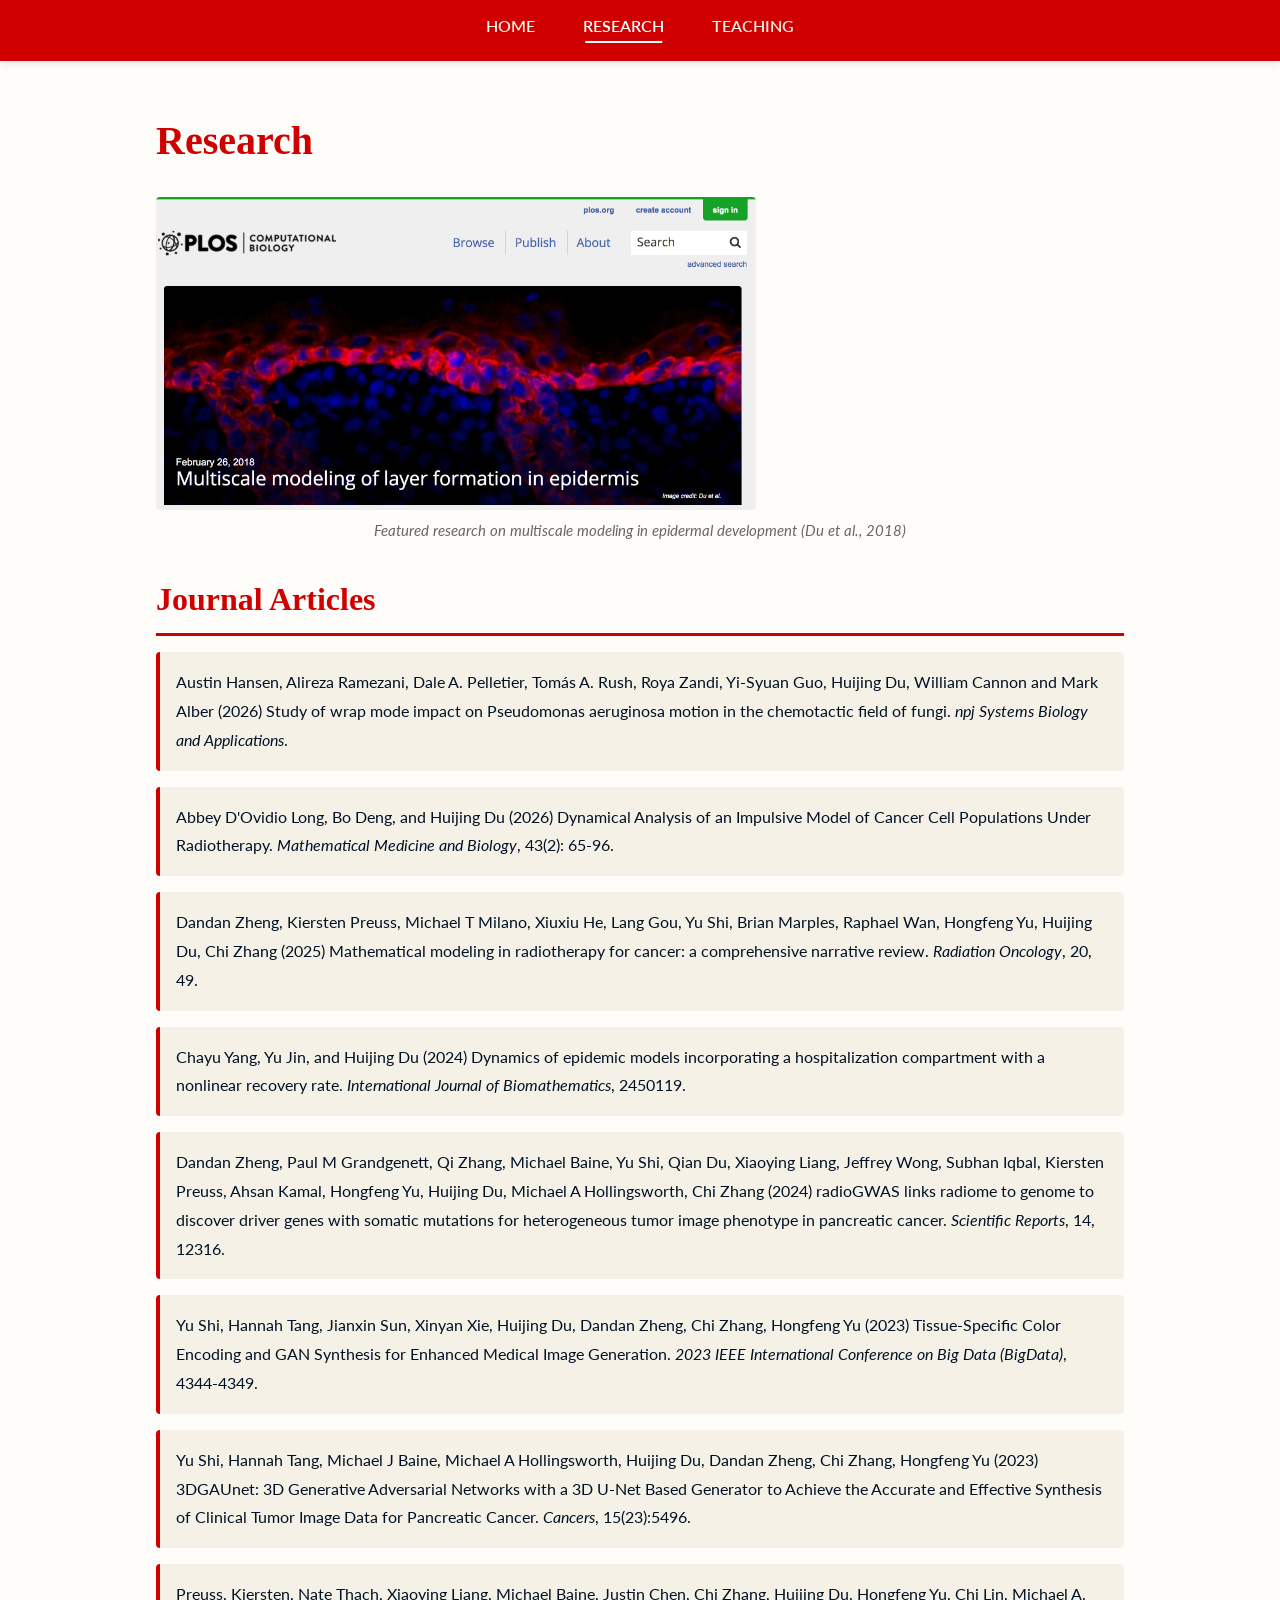
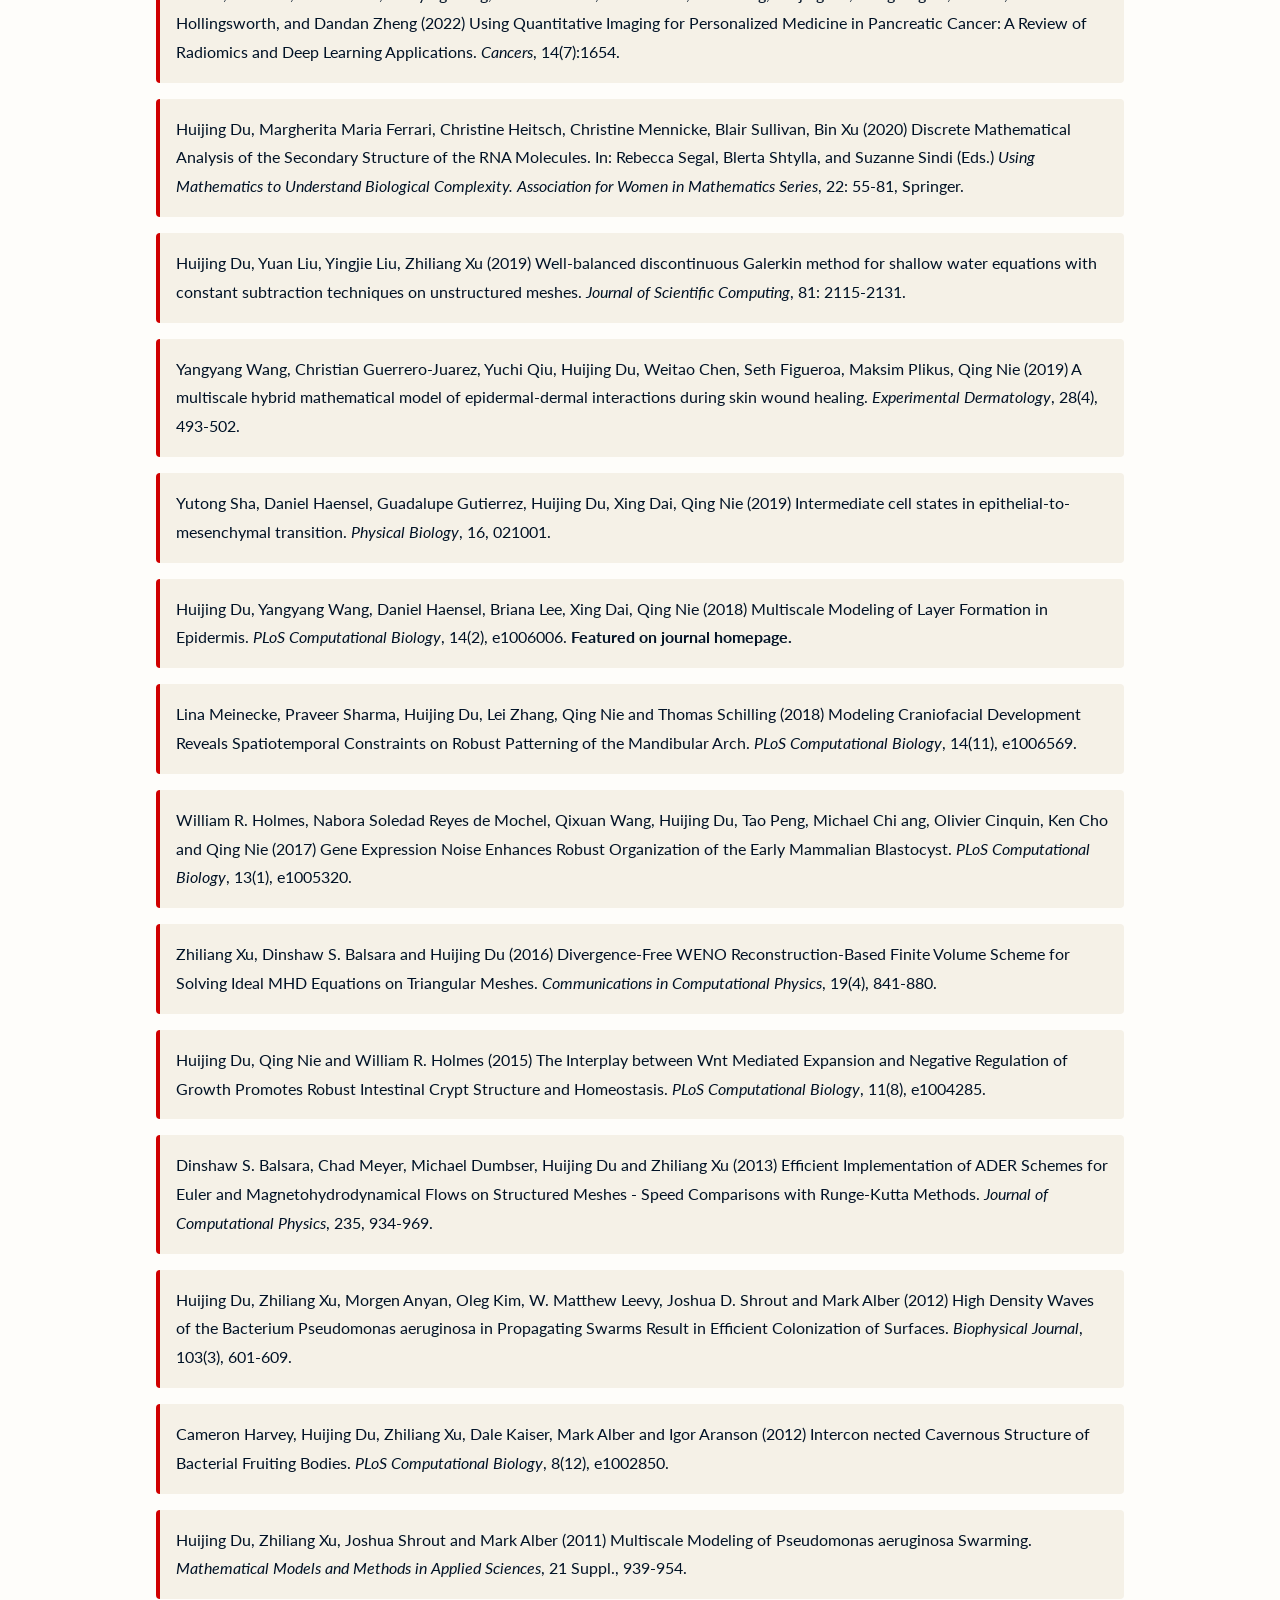
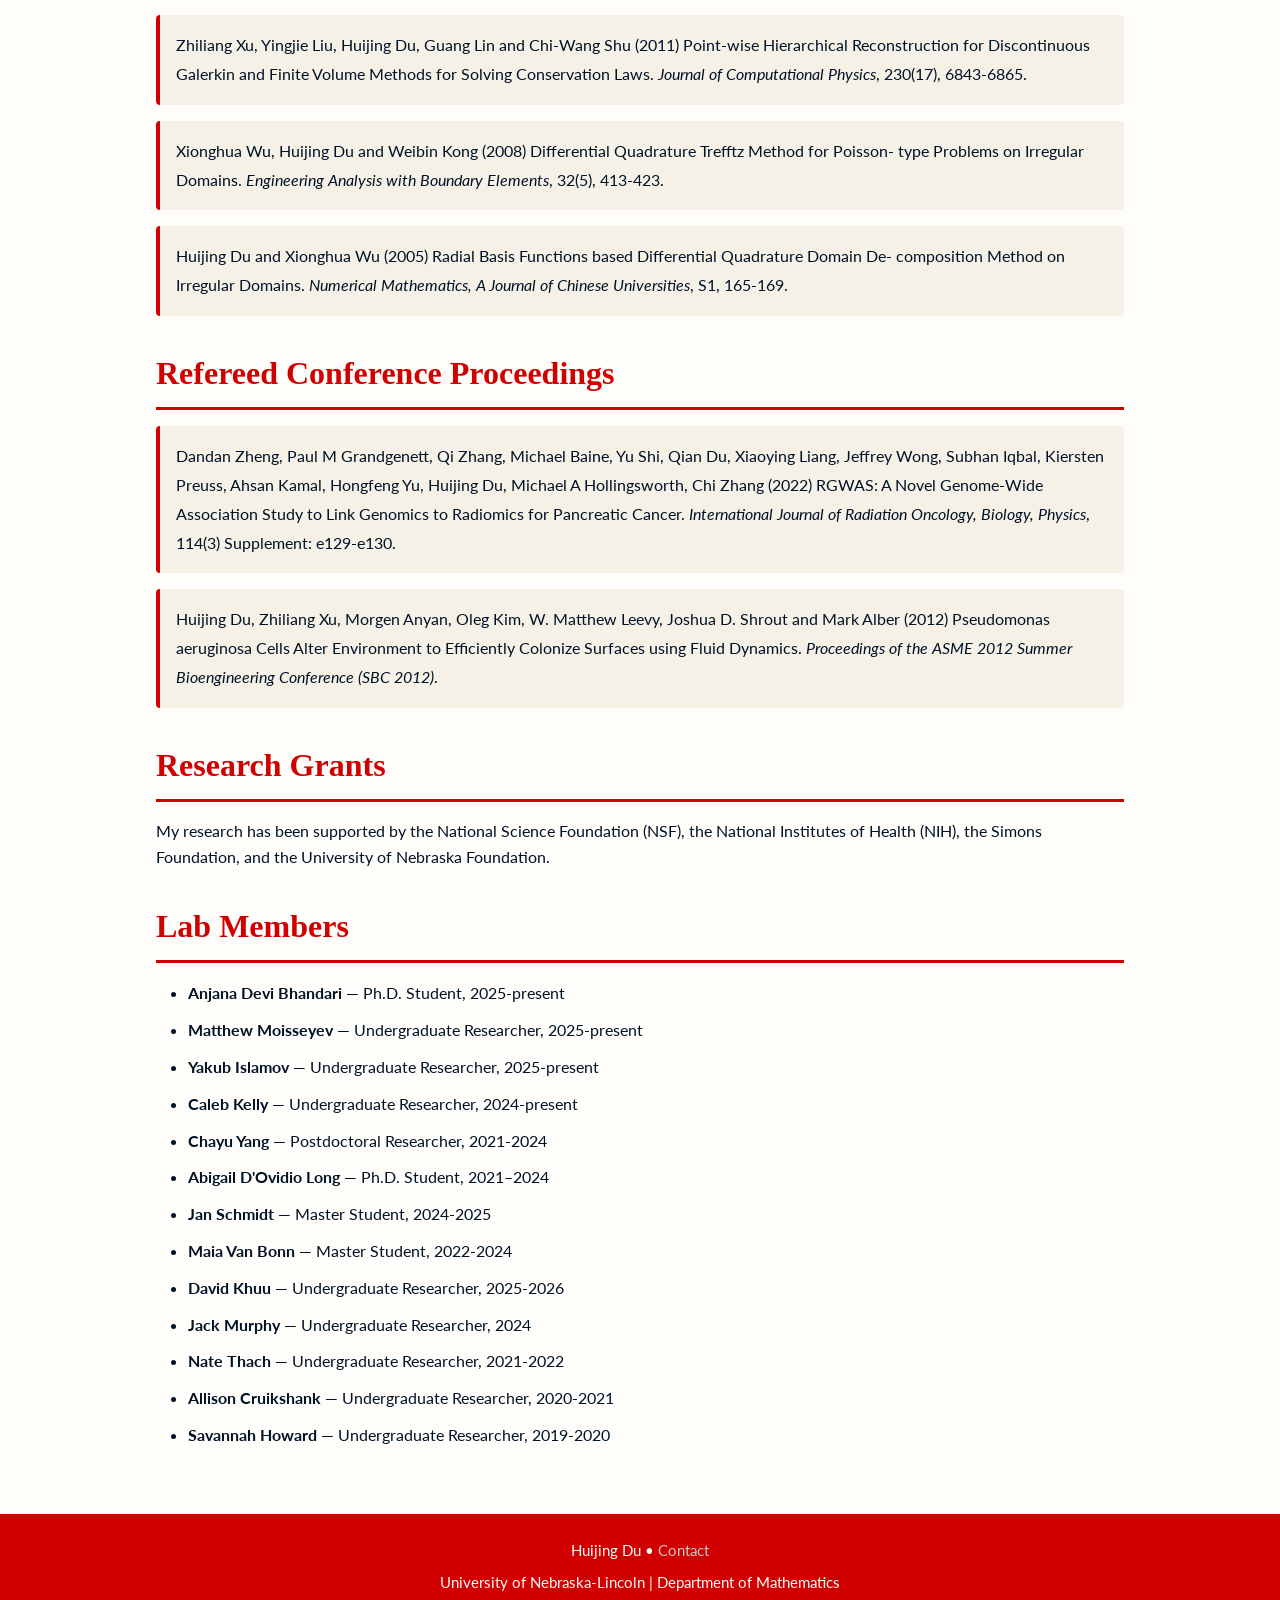
<file: research.html>
<!DOCTYPE html>
<html lang="en">
<head>
    <meta charset="utf-8">
    <meta name="viewport" content="width=device-width, initial-scale=1.0">
    <meta http-equiv="X-UA-Compatible" content="IE=edge">
    <meta name="robots" content="index, follow">
    <meta name="description" content="Research publications and work of Huijing Du, including computational biology, mathematical modeling, and cancer research.">
    <meta property="og:title" content="Research | Huijing Du">
    
    <link rel="canonical" href="https://huijingdu.github.io/research.html">
    <link rel="icon" type="image/png" href="https://unlcms.unl.edu/wdn/templates_4.1/includes/icons/favicon-32x32.png" sizes="32x32">
    <link href="https://fonts.googleapis.com/css2?family=Lato:wght@400;600;700&family=Crimson+Text:wght@400;600&display=swap" rel="stylesheet">
    <link href="css/main.css" rel="stylesheet" type="text/css">
    
    <title>Research | Huijing Du | Mathematics | UNL</title>
</head>

<body>
    <header class="header">
        <nav class="site-navigation" role="navigation" aria-label="Main navigation">
            <ul>
                <li><a href="index.html" class="nav-link">HOME</a></li>
                <li><a href="research.html" class="nav-link active">RESEARCH</a></li>
                <li><a href="teaching.html" class="nav-link">TEACHING</a></li>
            </ul>
        </nav>
    </header>

    <main class="content">
        <div class="container">
            <h1>Research</h1>

            <section class="research-overview">
                <figure>
                    <img src="picture/2018_plos.png" width="600" height="312" alt="PLoS Computational Biology research visualization">
                    <figcaption>Featured research on multiscale modeling in epidermal development (Du et al., 2018)</figcaption>
                </figure>
            </section>

            <section class="publications">
                <h2>Journal Articles</h2>
                <ul class="publications-list">

<li>Austin Hansen, Alireza Ramezani, Dale A. Pelletier, Tomás A. Rush, Roya Zandi, Yi-Syuan Guo, Huijing Du, William Cannon and Mark Alber (2026) Study of wrap mode impact on Pseudomonas aeruginosa motion in the chemotactic field of fungi.
<i>npj Systems Biology and Applications</i>.
</li>

<li>Abbey D'Ovidio Long, Bo Deng, and Huijing Du (2026) Dynamical Analysis of an Impulsive Model of Cancer Cell Populations Under Radiotherapy.
<i>Mathematical Medicine and Biology</i>, 43(2): 65-96.
</li>

<li>Dandan Zheng, Kiersten Preuss, Michael T Milano, Xiuxiu He, Lang Gou, Yu Shi, Brian Marples, Raphael Wan, Hongfeng Yu, Huijing Du, Chi Zhang (2025) Mathematical modeling in radiotherapy for cancer: a comprehensive narrative review.
<i>Radiation Oncology</i>, 20, 49.
</li>

<li>Chayu Yang, Yu Jin, and Huijing Du (2024)
Dynamics of epidemic models incorporating a hospitalization compartment with a nonlinear recovery rate.
<i>International Journal of Biomathematics</i>, 2450119.
</li>

<li>Dandan Zheng, Paul M Grandgenett, Qi Zhang, Michael Baine, Yu Shi, Qian Du, Xiaoying Liang, Jeffrey Wong, Subhan Iqbal, Kiersten Preuss, Ahsan Kamal, Hongfeng Yu, Huijing Du, Michael A Hollingsworth, Chi Zhang (2024) radioGWAS links radiome to genome to discover driver genes with somatic mutations for heterogeneous tumor image phenotype in pancreatic cancer.
<i>Scientific Reports</i>, 14, 12316.
</li>

<li>Yu Shi, Hannah Tang, Jianxin Sun, Xinyan Xie, Huijing Du, Dandan Zheng, Chi Zhang, Hongfeng Yu (2023)
Tissue-Specific Color Encoding and GAN Synthesis for Enhanced Medical Image Generation.
<i>2023 IEEE International Conference on Big Data (BigData)</i>, 4344-4349.
</li>

<li>Yu Shi, Hannah Tang, Michael J Baine, Michael A Hollingsworth, Huijing Du, Dandan Zheng, Chi Zhang, Hongfeng Yu (2023)
3DGAUnet: 3D Generative Adversarial Networks with a 3D U-Net Based Generator to Achieve the Accurate and Effective Synthesis of Clinical Tumor Image Data for Pancreatic Cancer.
<i>Cancers</i>, 15(23):5496.
</li>

<li>Preuss, Kiersten, Nate Thach, Xiaoying Liang, Michael Baine, Justin Chen, Chi Zhang, Huijing Du, Hongfeng Yu, Chi Lin, Michael A. Hollingsworth, and Dandan Zheng (2022)
Using Quantitative Imaging for Personalized Medicine in Pancreatic Cancer: A Review of Radiomics and Deep Learning Applications.
<i>Cancers</i>, 14(7):1654.
</li>

<li>Huijing Du, Margherita Maria Ferrari, Christine Heitsch, Christine Mennicke, Blair Sullivan, Bin Xu (2020)
Discrete Mathematical Analysis of the Secondary Structure of the RNA Molecules.
In: Rebecca Segal, Blerta Shtylla, and Suzanne Sindi (Eds.) <i>Using Mathematics to Understand Biological Complexity. Association for Women in Mathematics Series</i>, 22: 55-81, Springer.
</li>

<li> Huijing Du, Yuan Liu, Yingjie Liu, Zhiliang Xu (2019) Well-balanced discontinuous Galerkin method for shallow water equations with constant subtraction techniques on unstructured meshes.
<i>Journal of Scientific Computing</i>, 81: 2115-2131. 
</li>

<li> Yangyang Wang, Christian Guerrero-Juarez, Yuchi Qiu, Huijing Du, Weitao Chen, Seth Figueroa, Maksim Plikus, Qing Nie (2019) A multiscale hybrid mathematical model of epidermal-dermal interactions during skin wound healing. <i>Experimental Dermatology</i>, 28(4), 493-502.
</li>

<li> Yutong Sha, Daniel Haensel, Guadalupe Gutierrez, Huijing Du, Xing Dai, Qing Nie (2019) Intermediate cell states in epithelial-to-mesenchymal transition. <i>Physical Biology</i>, 16, 021001.
</li>

<li> Huijing Du, Yangyang Wang, Daniel Haensel, Briana Lee, Xing Dai, Qing Nie (2018) Multiscale Modeling of
Layer Formation in Epidermis. <i>PLoS Computational Biology</i>, 14(2), e1006006. <b>Featured on journal homepage.</b>
</li>

<li> Lina Meinecke, Praveer Sharma, Huijing Du, Lei Zhang, Qing Nie and Thomas Schilling (2018) Modeling Craniofacial Development Reveals Spatiotemporal Constraints on Robust Patterning of the Mandibular Arch. <i>PLoS Computational Biology</i>, 14(11), e1006569.
</li>

<li> William R. Holmes, Nabora Soledad Reyes de Mochel, Qixuan Wang, Huijing Du, Tao Peng, Michael Chi
ang, Olivier Cinquin, Ken Cho and Qing Nie (2017) Gene Expression Noise Enhances Robust Organization of
the Early Mammalian Blastocyst. <i>PLoS Computational Biology</i>, 13(1), e1005320.
</li>

<li> Zhiliang Xu, Dinshaw S. Balsara and Huijing Du (2016) Divergence-Free WENO Reconstruction-Based
Finite Volume Scheme for Solving Ideal MHD Equations on Triangular Meshes. <i>Communications in Computational Physics</i>, 19(4), 841-880.
</li>

<li> Huijing Du, Qing Nie and William R. Holmes (2015) The Interplay between Wnt Mediated Expansion
and Negative Regulation of Growth Promotes Robust Intestinal Crypt Structure and Homeostasis. <i>PLoS
Computational Biology</i>, 11(8), e1004285.
</li>

<li> Dinshaw S. Balsara, Chad Meyer, Michael Dumbser, Huijing Du and Zhiliang Xu (2013) Efficient Implementation of ADER Schemes for Euler and Magnetohydrodynamical Flows on Structured Meshes -
Speed Comparisons with Runge-Kutta Methods. <i>Journal of Computational Physics</i>, 235, 934-969.
</li>

<li> Huijing Du, Zhiliang Xu, Morgen Anyan, Oleg Kim, W. Matthew Leevy, Joshua D. Shrout and Mark
Alber (2012) High Density Waves of the Bacterium Pseudomonas aeruginosa in Propagating Swarms Result
in Efficient Colonization of Surfaces. <i>Biophysical Journal</i>, 103(3), 601-609.
</li>

<li> Cameron Harvey, Huijing Du, Zhiliang Xu, Dale Kaiser, Mark Alber and Igor Aranson (2012) Intercon
nected Cavernous Structure of Bacterial Fruiting Bodies. <i>PLoS Computational Biology</i>, 8(12), e1002850.
</li>

<li> Huijing Du, Zhiliang Xu, Joshua Shrout and Mark Alber (2011) Multiscale Modeling of Pseudomonas
aeruginosa Swarming. <i>Mathematical Models and Methods in Applied Sciences</i>, 21 Suppl., 939-954.
</li>

<li> Zhiliang Xu, Yingjie Liu, Huijing Du, Guang Lin and Chi-Wang Shu (2011) Point-wise Hierarchical Reconstruction for Discontinuous Galerkin and Finite Volume Methods for Solving Conservation Laws. <i>Journal
of Computational Physics</i>, 230(17), 6843-6865.
</li>

<li> Xionghua Wu, Huijing Du and Weibin Kong (2008) Differential Quadrature Trefftz Method for Poisson-
type Problems on Irregular Domains. <i>Engineering Analysis with Boundary Elements</i>, 32(5), 413-423.
</li>

<li> Huijing Du and Xionghua Wu (2005) Radial Basis Functions based Differential Quadrature Domain De-
composition Method on Irregular Domains. <i>Numerical Mathematics, A Journal of Chinese Universities</i>, S1,
165-169.
</li>

                </ul>
            </section>

            <section class="conference-proceedings">
                <h2>Refereed Conference Proceedings</h2>
                <ul class="publications-list">

<li>Dandan Zheng, Paul M Grandgenett, Qi Zhang, Michael Baine, Yu Shi, Qian Du, Xiaoying Liang, Jeffrey Wong, Subhan Iqbal, Kiersten Preuss, Ahsan Kamal, Hongfeng Yu, Huijing Du, Michael A Hollingsworth, Chi Zhang (2022)
RGWAS: A Novel Genome-Wide Association Study to Link Genomics to Radiomics for Pancreatic Cancer.
<i>International Journal of Radiation Oncology, Biology, Physics</i>, 114(3) Supplement: e129-e130.
</li>

<li> Huijing Du, Zhiliang Xu, Morgen Anyan, Oleg Kim, W. Matthew Leevy, Joshua D. Shrout and Mark Alber
(2012) Pseudomonas aeruginosa Cells Alter Environment to Efficiently Colonize Surfaces using Fluid Dynamics. 
<i>Proceedings of the ASME 2012 Summer Bioengineering Conference (SBC 2012)</i>.
</li>

                </ul>
            </section>

<section class="research-grants"> 
    <h2>Research Grants</h2>
    My research has been supported by the National Science Foundation (NSF), the National Institutes of Health (NIH), the Simons Foundation, and the University of Nebraska Foundation.
</section>



<section class="lab-members"> 
    <h2>Lab Members</h2>
    <ul>
  <li>
    <strong>Anjana Devi Bhandari</strong> — Ph.D. Student, 2025-present
  </li>
  <li>
    <strong>Matthew Moisseyev</strong> — Undergraduate Researcher, 2025-present
  </li>
  <li>
    <strong>Yakub Islamov</strong> — Undergraduate Researcher, 2025-present
  </li>
  <li>
    <strong>Caleb Kelly</strong> — Undergraduate Researcher, 2024-present
  </li>
  <li>
    <strong>Chayu Yang</strong> — Postdoctoral Researcher, 2021-2024
  </li>
  <li>
    <strong>Abigail D'Ovidio Long</strong> — Ph.D. Student, 2021–2024
  </li>
  <li>
    <strong>Jan Schmidt</strong> — Master Student, 2024-2025
  </li>
    <li>
    <strong>Maia Van Bonn</strong> — Master Student, 2022-2024
  </li>
  <li>
    <strong>David Khuu</strong> — Undergraduate Researcher, 2025-2026
  </li>
  <li>
    <strong>Jack Murphy</strong> — Undergraduate Researcher, 2024
  </li>
  <li>
    <strong>Nate Thach</strong> — Undergraduate Researcher, 2021-2022
  </li>
  <li>
    <strong>Allison Cruikshank</strong> — Undergraduate Researcher, 2020-2021
  </li>
  <li>
    <strong>Savannah Howard</strong> — Undergraduate Researcher, 2019-2020
  </li>
</ul>
</section>

        </div>
    </main>

    <footer>
        <div class="container">
            <p>Huijing Du • <a href="mailto:hdu5@unl.edu">Contact</a></p>
            <p>University of Nebraska-Lincoln | Department of Mathematics</p>
        </div>
    </footer>
</body>
</html>
</file>
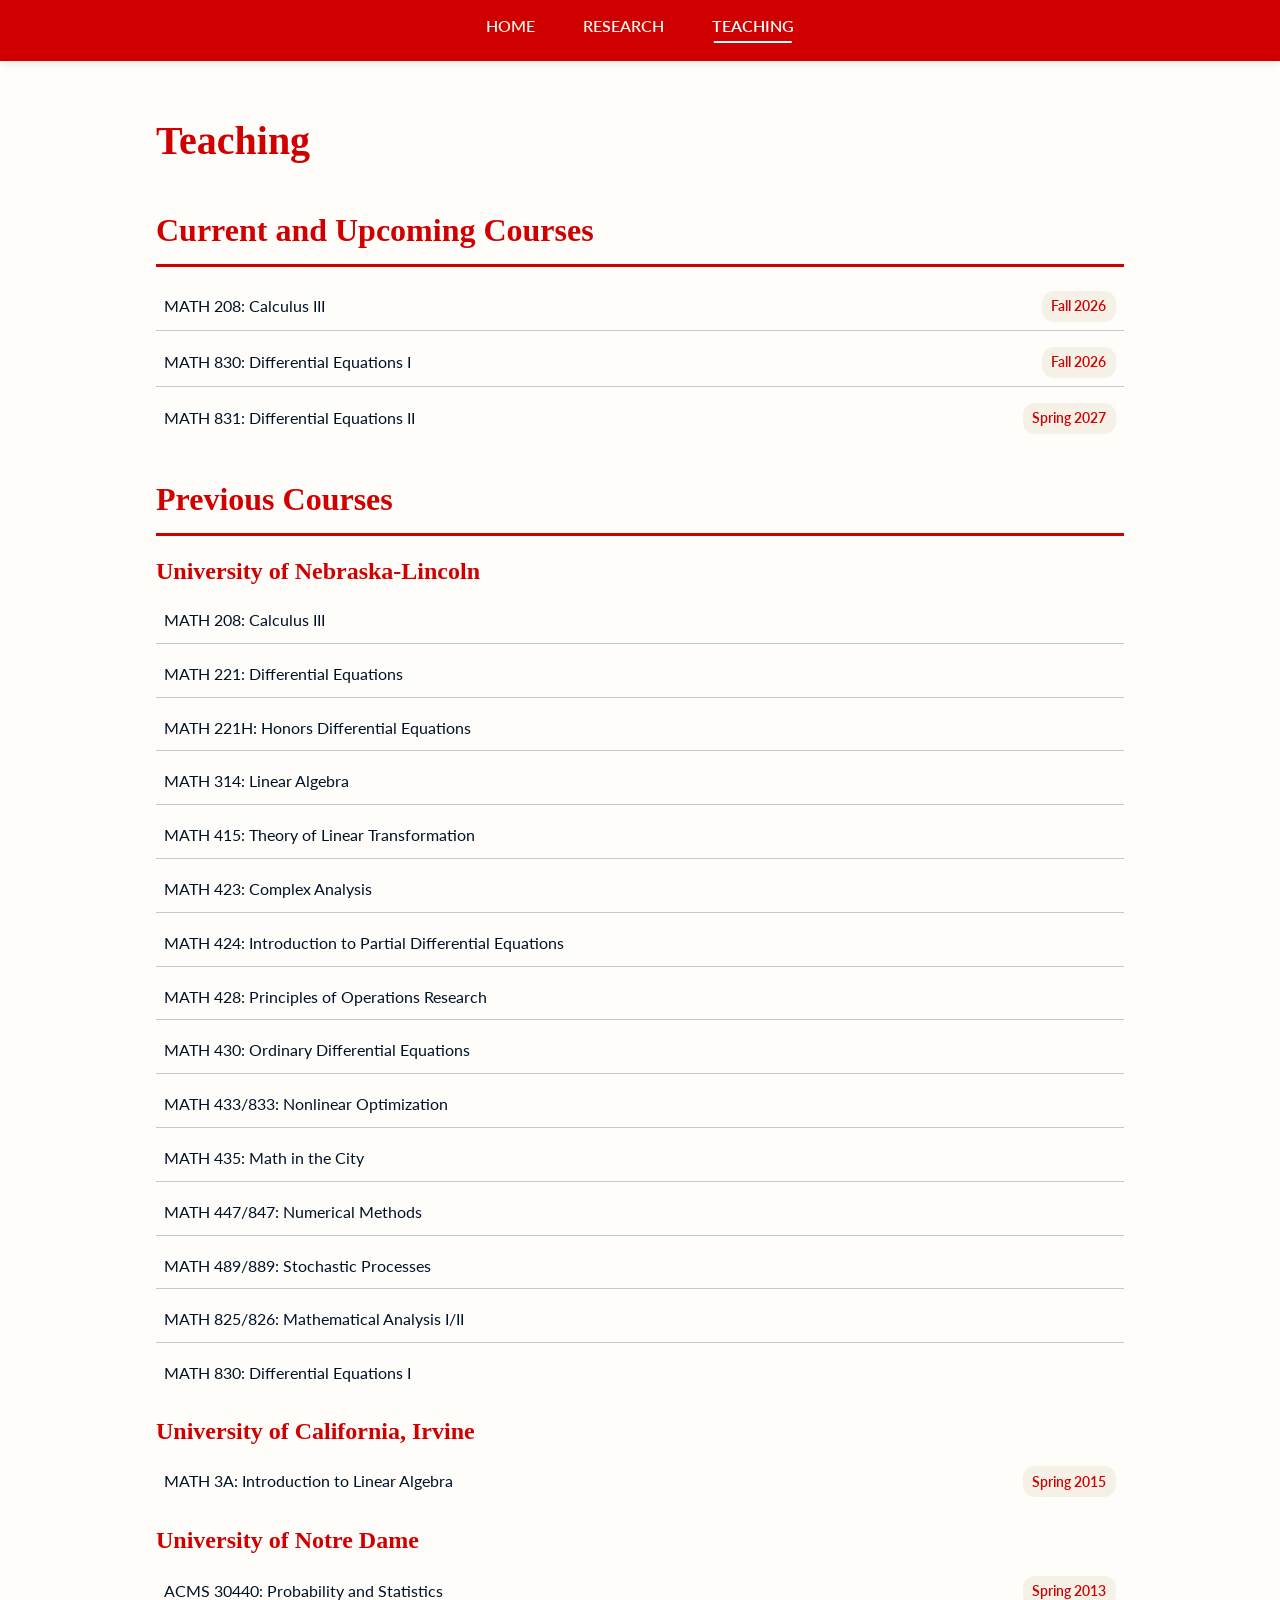
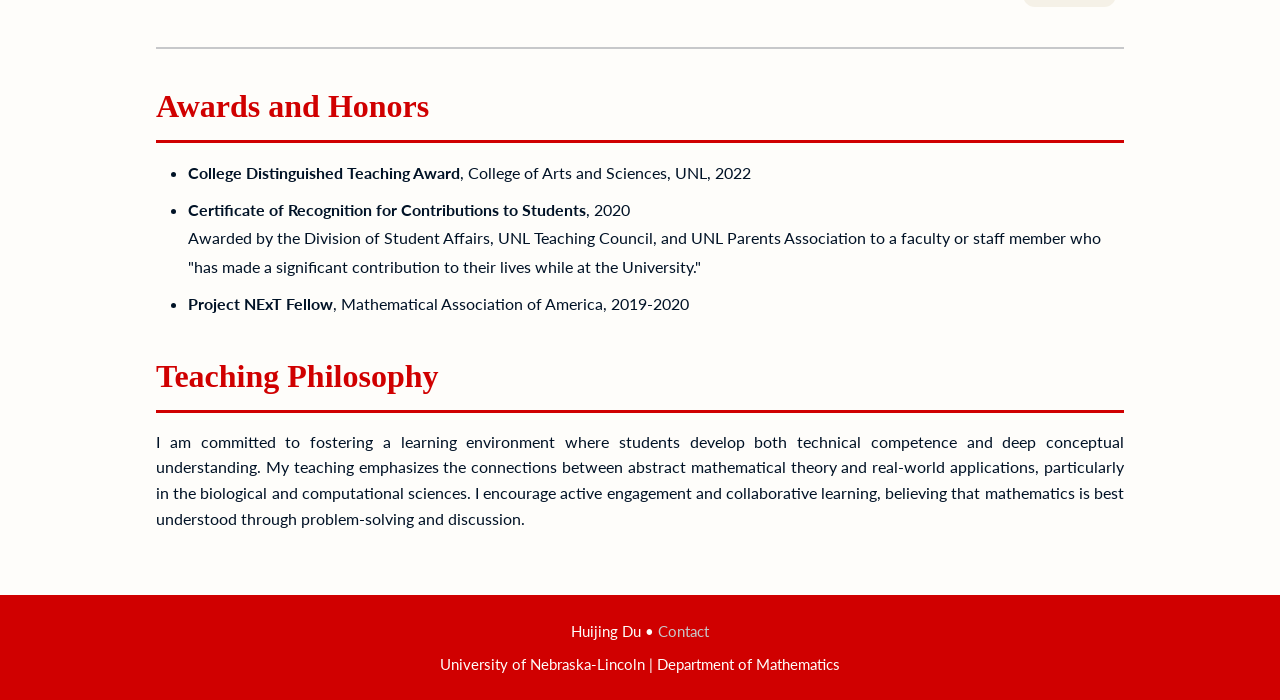
<file: teaching.html>
<!DOCTYPE html>
<html lang="en">
<head>
    <meta charset="utf-8">
    <meta name="viewport" content="width=device-width, initial-scale=1.0">
    <meta http-equiv="X-UA-Compatible" content="IE=edge">
    <meta name="robots" content="index, follow">
    <meta name="description" content="Teaching experience and courses taught by Huijing Du at University of Nebraska-Lincoln.">
    <meta property="og:title" content="Teaching | Huijing Du">
    
    <link rel="canonical" href="https://huijingdu.github.io/teaching.html">
    <link rel="icon" type="image/png" href="https://unlcms.unl.edu/wdn/templates_4.1/includes/icons/favicon-32x32.png" sizes="32x32">
    <link href="https://fonts.googleapis.com/css2?family=Lato:wght@400;600;700&family=Crimson+Text:wght@400;600&display=swap" rel="stylesheet">
    <link href="css/main.css" rel="stylesheet" type="text/css">
    
    <title>Teaching | Huijing Du | Mathematics | UNL</title>
</head>

<body>
    <header class="header">
        <nav class="site-navigation" role="navigation" aria-label="Main navigation">
            <ul>
                <li><a href="index.html" class="nav-link">HOME</a></li>
                <li><a href="research.html" class="nav-link">RESEARCH</a></li>
                <li><a href="teaching.html" class="nav-link active">TEACHING</a></li>
            </ul>
        </nav>
    </header>

    <main class="content">
        <div class="container">
            <h1>Teaching</h1>

            <section class="current-courses">
                <h2>Current and Upcoming Courses</h2>
                <ul class="course-list">
                    <li>
                        <span>MATH 208: Calculus III</span>
                        <span class="course-term">Fall 2026</span>
                    </li>
                    <li>
                        <span>MATH 830: Differential Equations I</span>
                        <span class="course-term">Fall 2026</span>
                    </li>
                    <li>
                        <span>MATH 831: Differential Equations II</span>
                        <span class="course-term">Spring 2027</span>
                    </li>
                </ul>
            </section>

            <section class="previous-courses">
                <h2>Previous Courses</h2>

                <h3>University of Nebraska-Lincoln</h3>
                <ul class="course-list">
                    <li>MATH 208: Calculus III</li>
                    <li>MATH 221: Differential Equations</li>
                    <li>MATH 221H: Honors Differential Equations</li>
                    <li>MATH 314: Linear Algebra</li>
                    <li>MATH 415: Theory of Linear Transformation</li>
                    <li>MATH 423: Complex Analysis</li>
                    <li>MATH 424: Introduction to Partial Differential Equations</li>
                    <li>MATH 428: Principles of Operations Research</li>
                    <li>MATH 430: Ordinary Differential Equations</li>
                    <li>MATH 433/833: Nonlinear Optimization</li>
                    <li>MATH 435: Math in the City</li>
                    <li>MATH 447/847: Numerical Methods</li>
                    <li>MATH 489/889: Stochastic Processes</li>
                    <li>MATH 825/826: Mathematical Analysis I/II</li>
                    <li>MATH 830: Differential Equations I</li>
                </ul>

                <h3>University of California, Irvine</h3>
                <ul class="course-list">
                    <li>MATH 3A: Introduction to Linear Algebra <span class="course-term">Spring 2015</span></li>
                </ul>

                <h3>University of Notre Dame</h3>
                <ul class="course-list">
                    <li>ACMS 30440: Probability and Statistics <span class="course-term">Spring 2013</span></li>
                </ul>
            </section>

            <hr>

            <section class="awards">
                <h2>Awards and Honors</h2>
                <ul>
                    <li>
                        <strong>College Distinguished Teaching Award</strong>, College of Arts and Sciences, UNL, 2022
                    </li>
                    <li>
                        <strong>Certificate of Recognition for Contributions to Students</strong>, 2020<br>
                        Awarded by the Division of Student Affairs, UNL Teaching Council, and UNL Parents Association to a faculty or staff member who "has made a significant contribution to their lives while at the University."
                    </li>
                    <li>
                    	<strong>Project NExT Fellow</strong>, Mathematical Association of America, 2019-2020
                    </li>
                </ul>
            </section>

            <section class="teaching-philosophy">
                <h2>Teaching Philosophy</h2>
                <p>
                    I am committed to fostering a learning environment where students develop both technical competence and deep conceptual understanding. My teaching emphasizes the connections between abstract mathematical theory and real-world applications, particularly in the biological and computational sciences. I encourage active engagement and collaborative learning, believing that mathematics is best understood through problem-solving and discussion.
                </p>
            </section>
        </div>
    </main>

    <footer>
        <div class="container">
            <p>Huijing Du • <a href="mailto:hdu5@unl.edu">Contact</a></p>
            <p>University of Nebraska-Lincoln | Department of Mathematics</p>
        </div>
    </footer>
</body>
</html>
</file>
<file: css/main.css>
/* ============================================
   MODERN ACADEMIC WEBSITE - CSS STYLESHEET
   ============================================ */

/* Root Variables */
:root {
  --primary-color: #d00000;
  --secondary-color: #f5f1e7;
  --accent-color: #c7c8ca;
  --text-color: #001226;
  --light-bg: #f5f1e7;
  --border-color: #c7c8ca;
  --font-sans: 'Lato', 'Segoe UI', Tahoma, Geneva, Verdana, sans-serif;
  --font-serif: Georgia, serif;
  --spacing-unit: 1rem;
  --transition: all 0.3s ease;
  --max-width: 1000px;
}

/* ============================================
   GLOBAL STYLES
   ============================================ */

* {
  margin: 0;
  padding: 0;
  box-sizing: border-box;
}

html {
  scroll-behavior: smooth;
  font-size: 16px;
}

body {
  font-family: var(--font-sans);
  color: var(--text-color);
  line-height: 1.6;
  background-color: #fefdfa;
}

/* ============================================
   TYPOGRAPHY
   ============================================ */

h1, h2, h3, h4, h5, h6 {
  font-family: var(--font-serif);
  color: var(--primary-color);
  margin: var(--spacing-unit) 0 0.5rem 0;
  font-weight: 600;
}

h1 {
  font-size: 2.5rem;
  margin-bottom: 1.5rem;
}

h1 a {
  color: var(--primary-color);
  text-decoration: none;
}

h1 a:hover {
  /* color: var(--secondary-color); */
  text-decoration: underline;
}

h2 {
  font-size: 2rem;
  border-bottom: 3px solid var(--primary-color);
  padding-bottom: 0.5rem;
  margin: 2rem 0 1rem 0;
}

h3 {
  font-size: 1.5rem;
}

h4 {
  font-size: 1.2rem;
}

p {
  margin-bottom: var(--spacing-unit);
  text-align: justify;
}

a {
  color: var(--primary-color);
  text-decoration: none;
  transition: var(--transition);
}

a:hover {
  /* color: var(--secondary-color); */
  text-decoration: underline;
}

strong, b {
  font-weight: 700;
  color: var(--text-color);
}

em, i {
  font-style: italic;
}

hr {
  border: none;
  border-top: 2px solid var(--border-color);
  margin: 2rem 0;
}

/* ============================================
   HEADER & NAVIGATION
   ============================================ */

header, .header {
  /* background: linear-gradient(135deg, var(--primary-color) 0%, var(--secondary-color) 100%); */
  background: var(--primary-color);
  color: #f5f1e7;
  padding: 0.75rem 0;
  box-shadow: 0 2px 8px rgba(0, 0, 0, 0.1);
  position: sticky;
  top: 0;
  z-index: 1000;
}

nav, .site-navigation {
  max-width: var(--max-width);
  margin: 0 auto;
  /* padding: 0 var(--spacing-unit); */
}

nav ul, .site-navigation ul {
  list-style: none;
  display: flex;
  justify-content: center;
  gap: 2rem;
  flex-wrap: wrap;
  margin: 0; 
  padding: 0;
}

nav li, .site-navigation li {
  position: relative;
}

nav a, .site-navigation a {
  position: relative;
  color: #f5f1e7;
  text-decoration: none;
  font-weight: 600;
  font-size: 1rem;
  padding: 0.5rem 0.5rem;
  transition: var(--transition);
}

nav a:hover, .site-navigation a:hover {
background-color: transparent; 
  color: white;
}

nav a.active, .site-navigation a.active {
background-color: transparent; 
  color: white;
}

/* 添加现代感的底边框动效 */
nav a::after {
  content: '';
  position: absolute;
  width: 0;
  height: 2px;
  bottom: 0;
  left: 50%;
  background-color: white;
  transition: all 0.3s ease;
  transform: translateX(-50%);
}

nav a:hover::after, nav a.active::after {
  width: 80%; /* 悬停或激活时展开 */
}

/* Remove H3 styling inside nav */
nav h3, .site-navigation h3 {
  display: none;
}

/* ============================================
   LAYOUT
   ============================================ */

.content, main {
  min-height: calc(100vh - 400px);
  padding: 2rem 0;
  background-color: #fefdfa;
}

.container {
  max-width: var(--max-width);
  margin: 0 auto;
  padding: 0 var(--spacing-unit);
}

/* Profile Section */
.profile-section {
  display: grid;
  grid-template-columns: 1fr 250px;
  gap: 2rem;
  margin-bottom: 2rem;
  align-items: flex-start;
}

#left, .profile-content {
  order: 1;
}

#right-float, .profile-image {
  order: 2;
  text-align: center;
}

#right-float img, .profile-image img {
  max-width: 100%;
  height: auto;
  border-radius: 8px; 
  box-shadow: 0 10px 20px rgba(0,0,0,0.1); 
  border: 1px solid var(--border-color);
}

/* ============================================
   CONTACT INFORMATION
   ============================================ */

.contact-info {
  background-color: var(--light-bg);
  line-height: 1.4;
  padding: 0.75rem;
  border-left: 4px solid var(--primary-color);
  border-radius: 4px;
  margin: 1.5rem 0;
}

.contact-info p {
  margin: 0.5rem 0;
  text-align: left;
}

/* ============================================
   LISTS
   ============================================ */

ul, ol {
  margin-left: 2rem;
  margin-bottom: var(--spacing-unit);
}

ul ul, ol ol {
  margin-top: 0.5rem;
  margin-left: 1.5rem;
}

li {
  margin-bottom: 0.5rem;
  line-height: 1.8;
}

/* Remove nested list indentation issues */
ul ul {
  list-style-type: circle;
}

ul ul ul {
  list-style-type: square;
}

/* Publication Lists */
.publications-list {
  list-style: none;
  margin-left: 0;
}

.publications-list li {
  padding: 1rem;
  margin-bottom: 1rem;
  background-color: var(--light-bg);
  border-left: 4px solid var(--primary-color);
  border-radius: 4px;
  transition: var(--transition);
}

/*
.publications-list li:hover {
  box-shadow: 0 4px 12px rgba(0, 0, 0, 0.1);
  transform: translateX(4px);
}
*/

.publication-year {
  display: inline-block;
  background-color: var(--primary-color);
  color: white;
  padding: 0.25rem 0.75rem;
  border-radius: 20px;
  font-size: 0.85rem;
  margin-right: 0.5rem;
  font-weight: 600;
}

/* ============================================
   IMAGES
   ============================================ */

img {
  max-width: 100%;
  height: auto;
  border-radius: 4px;
  display: block;
}

figure {
  margin: 1.5rem 0;
  text-align: center;
}

figcaption {
  font-style: italic;
  color: #666;
  margin-top: 0.5rem;
  font-size: 0.95rem;
}

/* ============================================
   FOOTER
   ============================================ */

footer {
  background-color: var(--primary-color);
  color: #fefdfa;
  padding: 1.0rem 0;
  margin-top: 1rem;
  text-align: center;
  font-size: 0.95rem;
}

footer a {
  color: var(--accent-color);
  text-decoration: none;
}

footer a:hover {
  text-decoration: underline;
}

footer p {
  margin: 0.5rem 0;
  text-align: center;
}

/* ============================================
   BUTTONS
   ============================================ */

.btn {
  display: inline-block;
  padding: 0.75rem 1.5rem;
  background-color: var(--primary-color);
  color: white;
  text-decoration: none;
  border-radius: 4px;
  transition: var(--transition);
  border: 2px solid var(--primary-color);
  cursor: pointer;
  font-weight: 600;
}

.btn:hover {
  background-color: var(--secondary-color);
  border-color: var(--secondary-color);
  transform: translateY(-2px);
  box-shadow: 0 4px 12px rgba(0, 0, 0, 0.2);
}

.btn-secondary {
  background-color: transparent;
  color: var(--primary-color);
}

.btn-secondary:hover {
  background-color: var(--primary-color);
  color: white;
}

/* ============================================
   COURSE LISTING
   ============================================ */

.course-list {
  list-style: none;
  margin-left: 0;
}

.course-list li {
  padding: 0.5rem;
  border-bottom: 1px solid var(--border-color);
  display: flex;
  justify-content: space-between;
  align-items: center;
}

.course-list li:last-child {
  border-bottom: none;
}

.course-term {
  background-color: var(--light-bg);
  padding: 0.2rem 0.6rem;
  border-radius: 12px;
  font-size: 0.85rem;
  font-weight: 600;
  color: var(--primary-color);
}

/* ============================================
   RESPONSIVE DESIGN
   ============================================ */

@media (max-width: 768px) {
  :root {
    font-size: 14px;
  }

  h1 {
    font-size: 2rem;
  }

  h2 {
    font-size: 1.5rem;
  }

  h3 {
    font-size: 1.2rem;
  }

  .profile-section {
    grid-template-columns: 1fr;
    gap: 1.5rem;
  }

  #right-float, .profile-image {
    order: -1;
    max-width: 300px;
    margin: 0 auto;
  }

  nav ul, .site-navigation ul {
    gap: 1rem;
    justify-content: flex-start;
    padding: 0 var(--spacing-unit);
  }

  nav a, .site-navigation a {
    font-size: 1rem;
    padding: 0.4rem 0.8rem;
  }

  p {
    text-align: left;
  }

  .publications-list li {
    padding: 0.75rem;
  }

  .course-list li {
    flex-direction: column;
    align-items: flex-start;
    gap: 0.5rem;
  }
}

@media (max-width: 480px) {
  :root {
    --spacing-unit: 0.75rem;
  }

  h1 {
    font-size: 1.5rem;
    margin-bottom: 1rem;
  }

  h2 {
    font-size: 1.25rem;
  }

  nav ul, .site-navigation ul {
    flex-direction: column;
    gap: 0.5rem;
  }

  nav a, .site-navigation a {
    display: block;
    padding: 0.75rem;
    text-align: center;
  }

  .contact-info {
    padding: 1rem;
  }

  ul, ol {
    margin-left: 1.5rem;
  }

  #right-float img, .profile-image img {
    max-width: 200px;
  }
}

/* ============================================
   UTILITY CLASSES
   ============================================ */

.text-center {
  text-align: center;
}

.text-muted {
  color: #999;
}

.mt-1 { margin-top: var(--spacing-unit); }
.mt-2 { margin-top: calc(var(--spacing-unit) * 2); }
.mb-1 { margin-bottom: var(--spacing-unit); }
.mb-2 { margin-bottom: calc(var(--spacing-unit) * 2); }
.p-1 { padding: var(--spacing-unit); }
.p-2 { padding: calc(var(--spacing-unit) * 2); }

.section-divider {
  width: 60px;
  height: 3px;
  background: linear-gradient(90deg, var(--primary-color), var(--accent-color));
  margin: 1rem auto;
}

/* ============================================
   EXTERNAL LINK INDICATOR
   ============================================ */

/* 匹配所有以 http 开头的链接，但排除掉指向你自己网站（huijingdu.github.io）的链接 */
a[href^="http"]:not([href*="huijingdu.github.io"])::after {
  content: "";
  display: inline-block;
  width: 12px;
  height: 12px;
  margin-left: 5px;
  background-image: url("data:image/svg+xml,%3Csvg xmlns='http://www.w3.org/2000/svg' viewBox='0 0 24 24' fill='none' stroke='%23c7c8ca' stroke-width='2' stroke-linecap='round' stroke-linejoin='round'%3E%3Cpath d='M18 13v6a2 2 0 0 1-2 2H5a2 2 0 0 1-2-2V8a2 2 0 0 1 2-2h6'%3E%3C/path%3E%3Cpolyline points='15 3 21 3 21 9'%3E%3C/polyline%3E%3Cline x1='10' y1='14' x2='21' y2='3'%3E%3C/line%3E%3C/svg%3E");
  background-size: contain;
  background-repeat: no-repeat;
  vertical-align: middle;
}

/* 悬停时图标变色 */
a[href^="http"]:not([href*="huijingdu.github.io"]):hover::after {
  color: var(--primary-color);
  transform: translate(2px, -2px); /* 悬停时有一个向右上方的微动效 */
}

/* 针对页脚链接的特殊处理（如果页脚链接背景是红色，图标应为白色或浅色） */
footer a[href^="http"]::after {
  color: rgba(255, 255, 255, 0.7);
}
</file>
